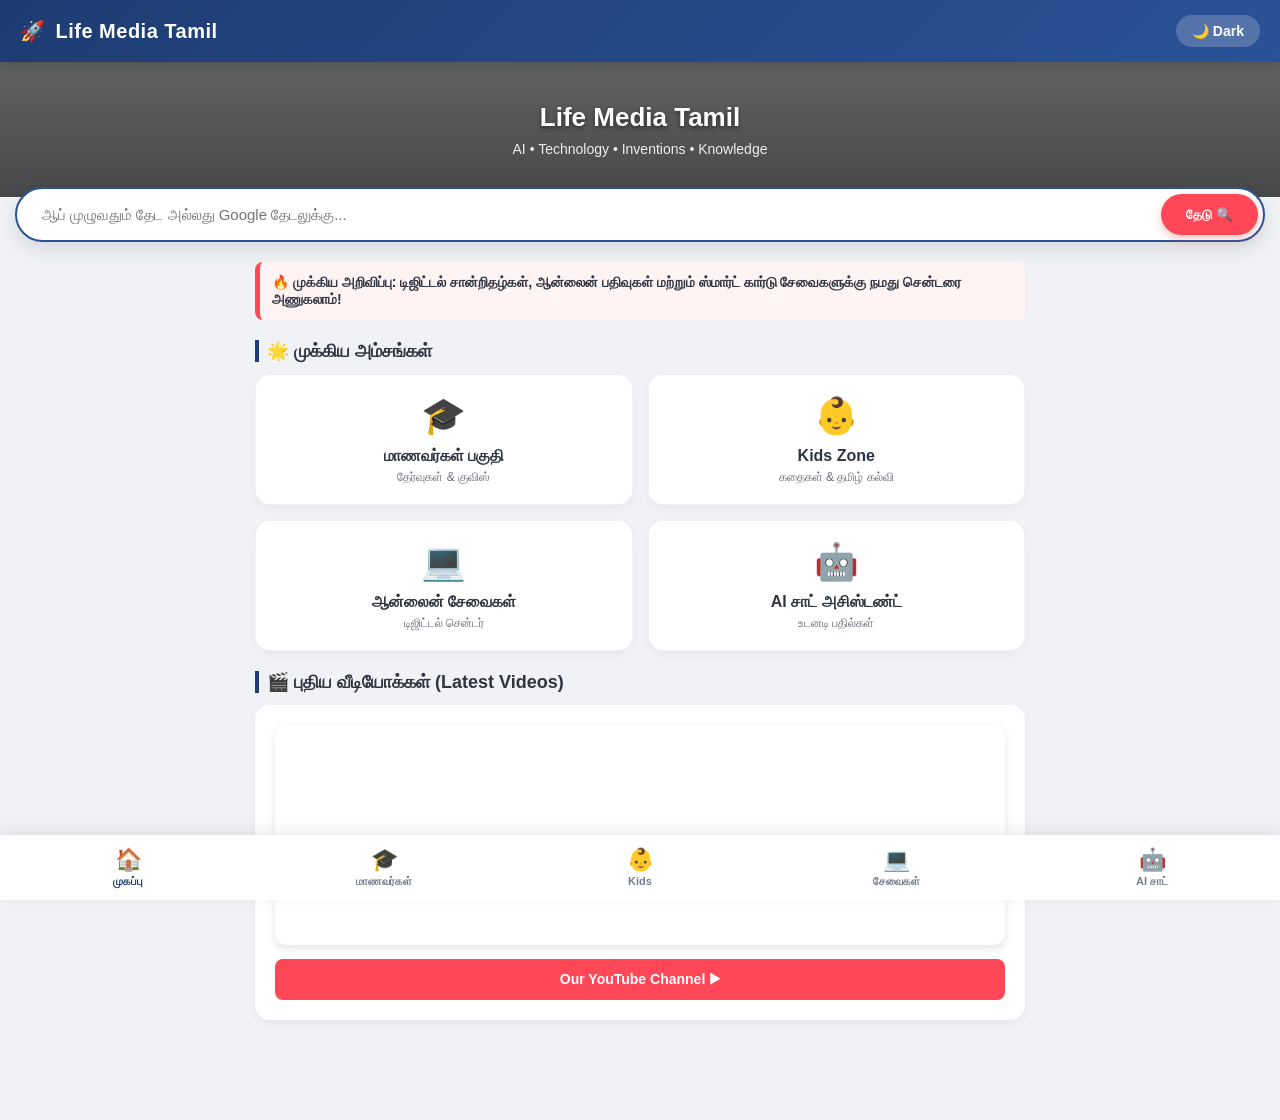
<file: index.html>
<!DOCTYPE html>
<html lang="ta">
<head>
    <meta charset="UTF-8">
    <meta name="viewport" content="width=device-width, initial-scale=1.0, maximum-scale=1.0, user-scalable=no">
    <title>Life Media Tamil | Super App</title>
    <style>
        /* APP THEME & VARIABLES */
        :root {
            --primary: #1e3c72;
            --secondary: #2a5298;
            --accent: #ff4757;
            --success: #2ed573;
            --warning: #ffa502;
            --bg-light: #f1f2f6;
            --bg-card-light: #ffffff;
            --text-light: #2f3542;
            
            --bg-dark: #0f172a;
            --bg-card-dark: #1e293b;
            --text-dark: #f1f5f9;
        }

        * {
            margin: 0;
            padding: 0;
            box-sizing: border-box;
            font-family: 'Segoe UI', Tahoma, Geneva, Verdana, sans-serif;
            -webkit-tap-highlight-color: transparent;
        }

        body {
            background-color: var(--bg-light);
            color: var(--text-light);
            transition: background 0.3s, color 0.3s;
            padding-bottom: 85px;
        }

        body.dark {
            background-color: var(--bg-dark);
            color: var(--text-dark);
        }

        /* FIXED HEADER */
        header {
            background: linear-gradient(135deg, var(--primary), var(--secondary));
            color: white;
            padding: 15px 20px;
            display: flex;
            justify-content: space-between;
            align-items: center;
            position: sticky;
            top: 0;
            z-index: 1000;
            box-shadow: 0 4px 12px rgba(0,0,0,0.15);
        }

        .brand {
            display: flex;
            align-items: center;
            gap: 10px;
            font-size: 20px;
            font-weight: bold;
            letter-spacing: 0.5px;
        }

        .header-actions button {
            background: rgba(255, 255, 255, 0.2);
            border: none;
            color: white;
            padding: 8px 16px;
            border-radius: 20px;
            cursor: pointer;
            font-size: 14px;
            font-weight: 600;
            transition: 0.2s;
        }
        .header-actions button:hover { background: rgba(255, 255, 255, 0.3); }

        /* HERO BANNER */
        .hero-banner {
            background: linear-gradient(rgba(0,0,0,0.6), rgba(0,0,0,0.7)), url('https://picsum.photos/800/400?tech') no-repeat center center/cover;
            color: white;
            text-align: center;
            padding: 40px 20px;
            margin-bottom: 15px;
        }

        .hero-banner h1 { font-size: 26px; margin-bottom: 8px; text-shadow: 0 2px 4px rgba(0,0,0,0.5); }
        .hero-banner p { font-size: 14px; opacity: 0.9; }

        /* MEGA SEARCH BAR */
        .search-box-container {
            padding: 0 15px;
            margin-top: -25px;
            margin-bottom: 20px;
        }

        .search-wrapper {
            display: flex;
            background: white;
            border-radius: 30px;
            padding: 5px;
            box-shadow: 0 8px 20px rgba(0,0,0,0.1);
            border: 2px solid var(--secondary);
        }
        body.dark .search-wrapper { background: var(--bg-card-dark); border-color: #3498db; }

        .search-wrapper input {
            flex: 1;
            border: none;
            outline: none;
            padding: 12px 20px;
            font-size: 15px;
            border-radius: 30px;
            background: transparent;
        }
        body.dark .search-wrapper input { color: white; }

        .search-wrapper button {
            background: var(--accent);
            color: white;
            border: none;
            padding: 10px 25px;
            border-radius: 25px;
            font-weight: bold;
            cursor: pointer;
            box-shadow: 0 4px 10px rgba(231, 76, 60, 0.3);
            transition: 0.2s;
        }
        .search-wrapper button:active { transform: scale(0.95); }

        /* MAIN CONTAINER & PAGES */
        .app-container {
            padding: 0 15px;
            max-width: 800px;
            margin: 0 auto;
        }

        .app-page { display: none; }
        .app-page.active { display: block; animation: fadeIn 0.3s ease-in-out; }

        @keyframes fadeIn {
            from { opacity: 0; transform: translateY(10px); }
            to { opacity: 1; transform: translateY(0); }
        }

        /* TICKER / ANNOUNCEMENTS */
        .ticker-wrap {
            background: #fff3f3;
            border-left: 5px solid var(--accent);
            padding: 12px;
            border-radius: 8px;
            margin-bottom: 20px;
            font-weight: 600;
            font-size: 14px;
        }
        body.dark .ticker-wrap { background: #2d1f1f; color: #ff9999; }

        /* SECTION HEADINGS */
        .section-heading {
            font-size: 18px;
            margin: 20px 0 12px 0;
            display: flex;
            align-items: center;
            gap: 8px;
            border-left: 4px solid var(--primary);
            padding-left: 8px;
        }
        body.dark .section-heading { border-left-color: #3498db; }

        /* GRID MENU */
        .grid-menu {
            display: grid;
            grid-template-columns: repeat(2, 1fr);
            gap: 15px;
            margin-bottom: 20px;
        }

        .menu-card {
            background: var(--bg-card-light);
            padding: 20px;
            border-radius: 15px;
            text-align: center;
            box-shadow: 0 4px 10px rgba(0,0,0,0.04);
            cursor: pointer;
            transition: transform 0.2s, box-shadow 0.2s;
            border: 1px solid rgba(0,0,0,0.05);
        }
        body.dark .menu-card { background: var(--bg-card-dark); border-color: rgba(255,255,255,0.05); }
        .menu-card:active { transform: scale(0.97); }

        .menu-card .icon { font-size: 36px; margin-bottom: 10px; display: block; }
        .menu-card h3 { font-size: 16px; margin-bottom: 5px; }
        .menu-card p { font-size: 12px; opacity: 0.7; }

        /* DETAILS BOX */
        .detail-box {
            background: var(--bg-card-light);
            border-radius: 15px;
            padding: 20px;
            margin-bottom: 15px;
            box-shadow: 0 4px 10px rgba(0,0,0,0.04);
        }
        body.dark .detail-box { background: var(--bg-card-dark); }
        .detail-box h3 { font-size: 16px; margin-bottom: 10px; color: var(--secondary); border-bottom: 1px solid rgba(0,0,0,0.08); padding-bottom: 5px; }
        body.dark .detail-box h3 { color: #3498db; border-bottom-color: rgba(255,255,255,0.08); }

        .detail-box ul { list-style: none; }
        .detail-box ul li { padding: 10px 0; border-bottom: 1px dashed rgba(0,0,0,0.05); font-size: 14px; }
        body.dark .detail-box ul li { border-bottom-color: rgba(255,255,255,0.05); }
        .detail-box ul li:last-child { border: none; }

        /* PRICE LIST TABLE */
        .price-table { width: 100%; border-collapse: collapse; margin-top: 10px; font-size: 14px; }
        .price-table th { background: var(--primary); color: white; padding: 10px; text-align: left; }
        body.dark .price-table th { background: #1e293b; border-bottom: 2px solid #3498db; }
        .price-table td { padding: 10px; border-bottom: 1px solid rgba(0,0,0,0.05); }
        body.dark .price-table td { border-bottom-color: rgba(255,255,255,0.05); }

        /* BUTTON DESIGN */
        .action-link-btn {
            display: inline-block;
            background: var(--primary);
            color: white;
            text-decoration: none;
            padding: 12px 18px;
            border-radius: 8px;
            font-size: 14px;
            font-weight: bold;
            margin-top: 10px;
            text-align: center;
            width: 100%;
            transition: 0.2s;
            border: none;
            cursor: pointer;
        }
        .action-link-btn:active { transform: scale(0.98); }

        /* INTERACTIVE QUIZ DESIGN */
        .quiz-option {
            background: #f1f2f6;
            color: #2f3542;
            border: 1px solid #ccc;
            text-align: left;
            padding: 10px 15px;
            border-radius: 8px;
            margin-top: 8px;
            cursor: pointer;
            width: 100%;
            font-size: 14px;
            transition: 0.2s;
        }
        body.dark .quiz-option { background: #334155; color: white; border-color: #475569; }
        .quiz-option:active { transform: scale(0.99); }

        /* VIDEO RESPONSIVE */
        .media-box iframe {
            width: 100%;
            height: 220px;
            border-radius: 12px;
            border: none;
            box-shadow: 0 4px 10px rgba(0,0,0,0.1);
        }

        /* BOTTOM NAVIGATION BAR */
        .bottom-nav {
            position: fixed;
            bottom: 0;
            left: 0;
            width: 100%;
            background: var(--bg-card-light);
            display: flex;
            justify-content: space-around;
            padding: 12px 0;
            box-shadow: 0 -4px 15px rgba(0,0,0,0.08);
            z-index: 1000;
        }
        body.dark .bottom-nav { background: var(--bg-card-dark); }

        .nav-item {
            display: flex;
            flex-direction: column;
            align-items: center;
            color: #747d8c;
            font-size: 11px;
            font-weight: 600;
            cursor: pointer;
            text-decoration: none;
            flex: 1;
        }

        .nav-item .nav-icon { font-size: 22px; margin-bottom: 2px; }
        .nav-item.active { color: var(--primary); }
        body.dark .nav-item.active { color: #54a0ff; }

        /* CHAT VIEW COMPONENTS */
        .chat-container {
            display: flex;
            flex-direction: column;
            height: calc(100vh - 250px);
            background: var(--bg-card-light);
            border-radius: 15px;
            overflow: hidden;
            box-shadow: 0 4px 10px rgba(0,0,0,0.04);
        }
        body.dark .chat-container { background: var(--bg-card-dark); }
        
        .chat-messages { flex: 1; padding: 15px; overflow-y: auto; }
        
        .msg { margin-bottom: 12px; max-width: 85%; padding: 10px 14px; font-size: 14px; line-height: 1.4; }
        .msg.sent { background: var(--primary); color: white; border-radius: 15px 15px 0 15px; margin-left: auto; }
        body.dark .msg.sent { background: #2a5298; }
        .msg.received { background: #e4e7eb; color: #2d3436; border-radius: 15px 15px 15px 0; }
        body.dark .msg.received { background: #475569; color: white; }

        .chat-input-bar { display: flex; padding: 10px; border-top: 1px solid rgba(0,0,0,0.05); background: rgba(0,0,0,0.01); }
        .chat-input-bar input { flex: 1; border: 1px solid #ccc; padding: 12px 15px; border-radius: 20px; outline: none; font-size: 14px; }
        body.dark .chat-input-bar input { background: var(--bg-dark); color: white; border-color: #475569; }
        .chat-input-bar button { background: var(--primary); color: white; border: none; padding: 0 20px; margin-left: 8px; border-radius: 20px; font-weight: bold; cursor: pointer; }
    </style>
</head>
<body>

    <!-- APP TOP BAR -->
    <header>
        <div class="brand">🚀 <span>Life Media Tamil</span></div>
        <div class="header-actions">
            <button onclick="toggleTheme()" id="themeBtn">🌙 Dark</button>
        </div>
    </header>

    <!-- BANNER HERO -->
    <section class="hero-banner">
        <h1>Life Media Tamil</h1>
        <p>AI • Technology • Inventions • Knowledge</p>
    </section>

    <!-- APP MEGA SEARCH -->
    <div class="search-box-container">
        <div class="search-wrapper">
            <input type="text" id="appSearch" onkeyup="dynamicSearch()" onkeypress="handleSearchEnter(event)" placeholder="ஆப் முழுவதும் தேட அல்லது Google தேடலுக்கு...">
            <button onclick="triggerMegaSearch()">தேடு 🔍</button>
        </div>
    </div>

    <!-- MAIN PAGES AREA -->
    <div class="app-container">

        <!-- PAGE 1: HOME -->
        <div id="page-home" class="app-page active">
            <div class="ticker-wrap search-item">
                🔥 <span>முக்கிய அறிவிப்பு: டிஜிட்டல் சான்றிதழ்கள், ஆன்லைன் பதிவுகள் மற்றும் ஸ்மார்ட் கார்டு சேவைகளுக்கு நமது சென்டரை அணுகலாம்!</span>
            </div>

            <h2 class="section-heading">🌟 முக்கிய அம்சங்கள்</h2>
            <div class="grid-menu">
                <div class="menu-card search-item" onclick="switchPage('students')">
                    <span class="icon">🎓</span>
                    <h3>மாணவர்கள் பகுதி</h3>
                    <p>தேர்வுகள் & குவிஸ்</p>
                </div>
                <div class="menu-card search-item" onclick="switchPage('kids')">
                    <span class="icon">👶</span>
                    <h3>Kids Zone</h3>
                    <p>கதைகள் & தமிழ் கல்வி</p>
                </div>
                <div class="menu-card search-item" onclick="switchPage('services')">
                    <span class="icon">💻</span>
                    <h3>ஆன்லைன் சேவைகள்</h3>
                    <p>டிஜிட்டல் சென்டர்</p>
                </div>
                <div class="menu-card search-item" onclick="switchPage('chat')">
                    <span class="icon">🤖</span>
                    <h3>AI சாட் அசிஸ்டண்ட்</h3>
                    <p>உடனடி பதில்கள்</p>
                </div>
            </div>

            <h2 class="section-heading">🎬 புதிய வீடியோக்கள் (Latest Videos)</h2>
            <div class="detail-box media-box search-item">
                <iframe src="https://www.youtube.com/embed?listType=user_uploads&list=lifemediatamil" allowfullscreen></iframe>
                <a href="https://youtube.com/@lifemediatamil" target="_blank" class="action-link-btn" style="background:#ff4757;">Our YouTube Channel ▶</a>
            </div>
        </div>

        <!-- PAGE 2: STUDENTS CORNER -->
        <div id="page-students" class="app-page">
            <h2 class="section-heading">🎓 போட்டித் தேர்வு வழிகாட்டி</h2>
            <div class="detail-box search-item">
                <h3>📚 TNPSC / UPSC / SSC தயாரிப்பு</h3>
                <ul>
                    <li><strong>TNPSC குரூப் தேர்வுகள்:</strong> பொதுத்தமிழ் இலக்கியம், இலக்கணம் மற்றும் பொது அறிவு முக்கிய குறிப்புகள்.</li>
                    <li><strong>UPSC / சிவில் சர்வீஸ்:</strong> சிவில் சர்வீஸ் தேர்வுக்குத் தயாராவதற்கான அடிப்படை பாடப் புத்தகங்களின் பட்டியல்.</li>
                    <li><strong>SSC CHSL:</strong> மத்திய அரசு வேலைவாய்ப்புத் தேர்வுகளுக்கான முக்கிய பாடத்திட்டங்கள்.</li>
                </ul>
            </div>

            <div class="detail-box search-item">
                <h3>✏️ பொது அறிவு வினாடி-வினா (Dynamic Quiz)</h3>
                <div id="quiz-area">
                    <p id="quiz-question" style="font-weight: 600; margin-bottom: 10px;"></p>
                    <div id="quiz-options"></div>
                    <p id="quiz-feedback" style="margin-top:12px; font-weight:bold;"></p>
                    <button onclick="nextQuestion()" class="action-link-btn" style="background:var(--secondary); display:none;" id="next-btn">அடுத்த கேள்வி ➡️</button>
                </div>
            </div>
        </div>

        <!-- PAGE 3: KIDS ZONE -->
        <div id="page-kids" class="app-page">
            <h2 class="section-heading">👶 குழந்தைகள் கற்றல் பகுதி</h2>
            <div class="detail-box search-item">
                <h3>🦁 பஞ்சதந்திர நீதிக்கதைகள்</h3>
                <p><strong>சிங்கமும் எலியும்:</strong> எளிய வடிவில் சிறியவர்களும் புரிந்து கொள்ளும் படியான சிறப்பான தமிழ் நீதிக்கதைகள் தொகுப்பு.</p>
            </div>
            <div class="detail-box search-item">
                <h3>🍎 தமிழ் உயிர் எழுத்துக்கள்</h3>
                <p style="font-size: 22px; font-weight: bold; text-align: center; color: var(--accent); letter-spacing: 5px; margin: 10px 0;">
                    அ ஆ இ ஈ உ ஊ எ ஏ ஐ ஒ ஓ ஔ
                </p>
            </div>
        </div>

        <!-- PAGE 4: SERVICES -->
        <div id="page-services" class="app-page">
            <h2 class="section-heading">💻 டிஜிட்டல் சென்டர் சேவைகள்</h2>
            <div class="detail-box search-item">
                <h3>🛠️ ஆன்லைன் விண்ணப்பங்கள் & பிரிண்டிங்</h3>
                <ul>
                    <li>✨ ஸ்மார்ட் கார்டு திருத்தங்கள் மற்றும் புதிய பதிவுகள்</li>
                    <li>✨ வருமானச் சான்றிதழ், சாதிச் சான்றிதழ் ஆன்லைன் சேவைகள்</li>
                    <li>✨ கலர் ஜெராக்ஸ் மற்றும் உயர்தர லேமினேஷன் சேவைகள்</li>
                    <li>✨ புதிய பான் கார்டு (PAN Card) விண்ணப்பங்கள்</li>
                </ul>
                <a href="https://niyascomputers.blogspot.com" target="_blank" class="action-link-btn">Visit Our Blog Site</a>
            </div>

            <!-- SERVICES PRICE LIST TABLE -->
            <div class="detail-box search-item">
                <h3>📊 சேவை மற்றும் தோராயமான கட்டணங்கள்</h3>
                <table class="price-table">
                    <thead>
                        <tr>
                            <th>சேவை விவரங்கள்</th>
                            <th>சேவைக் கட்டணம்</th>
                        </tr>
                    </thead>
                    <tbody>
                        <tr><td>ஆன்லைன் சான்றிதழ் விண்ணப்பங்கள்</td><td><strong>₹60 முதல்</strong></td></tr>
                        <tr><td>ஸ்மார்ட் கார்டு / பான் கார்டு திருத்தங்கள்</td><td><strong>₹100 முதல்</strong></td></tr>
                        <tr><td>கலர் பிரிண்டிங் & லேமினேஷன் (Lamination)</td><td><strong>₹30 முதல்</strong></td></tr>
                    </tbody>
                </table>
                
                <!-- WHATSAPP DIRECT CONTACT -->
                <a href="https://wa.me/919999999999?text=வணக்கம்,%20எனக்கு%20ஆன்லைன்%20சேவை%20தொடர்பான%20உதவி%20தேவை." target="_blank" class="action-link-btn" style="background:#25D366; margin-top:20px; display:flex; align-items:center; justify-content:center; gap:8px;">
                    <span>💬 வாட்ஸ்அப் மூலம் ஆவணங்களை அனுப்ப</span>
                </a>
            </div>
        </div>

        <!-- PAGE 5: AI CHAT -->
        <div id="page-chat" class="app-page">
            <h2 class="section-heading">🤖 AI Chat Assistant</h2>
            <div class="chat-container">
                <div class="chat-messages" id="chatScreen">
                    <div class="msg received">வணக்கம்! நான் லைஃப் மீடியா தமிழ் AI அசிஸ்டண்ட். உங்களுக்கு என்ன விபரம் வேண்டும்? (உதாரணம்: வேலை நேரம், தொடர்பு எண், சேவைகள், Youtube)</div>
                </div>
                <div class="chat-input-bar">
                    <input type="text" id="chatInputField" placeholder="கேள்விகளை இங்கே கேளுங்கள்..." onkeypress="handleChatEnter(event)">
                    <button onclick="triggerChatResponse()">Send</button>
                </div>
            </div>
        </div>

    </div>

    <!-- BOTTOM APP NAVIGATION -->
    <div class="bottom-nav">
        <div class="nav-item active" id="nav-home" onclick="switchPage('home')">
            <span class="nav-icon">🏠</span><span>முகப்பு</span>
        </div>
        <div class="nav-item" id="nav-students" onclick="switchPage('students')">
            <span class="nav-icon">🎓</span><span>மாணவர்கள்</span>
        </div>
        <div class="nav-item" id="nav-kids" onclick="switchPage('kids')">
            <span class="nav-icon">👶</span><span>Kids</span>
        </div>
        <div class="nav-item" id="nav-services" onclick="switchPage('services')">
            <span class="nav-icon">💻</span><span>சேவைகள்</span>
        </div>
        <div class="nav-item" id="nav-chat" onclick="switchPage('chat')">
            <span class="nav-icon">🤖</span><span>AI சாட்</span>
        </div>
    </div>

    <script>
        /* 1. LOCAL STORAGE INIT & APP NAVIGATION */
        document.addEventListener("DOMContentLoaded", function() {
            if (localStorage.getItem("theme") === "dark") {
                document.body.classList.add("dark");
                document.getElementById('themeBtn').innerText = "☀️ Light";
            }
            loadQuestion(); // முதலாவது கேள்வியை ஏற்றுகிறது
        });

        function switchPage(pageId) {
            let pages = document.getElementsByClassName('app-page');
            for(let p of pages) { p.classList.remove('active'); }
            
            let navs = document.getElementsByClassName('nav-item');
            for(let n of navs) { n.classList.remove('active'); }

            document.getElementById('page-' + pageId).classList.add('active');
            document.getElementById('nav-' + pageId).classList.add('active');
            
            window.scrollTo({top: 0, behavior: 'smooth'});
        }

        /* 2. THEME SWITCHER */
        function toggleTheme() {
            let body = document.body;
            let btn = document.getElementById('themeBtn');
            body.classList.toggle('dark');
            
            if(body.classList.contains('dark')) {
                btn.innerText = "☀️ Light";
                localStorage.setItem("theme", "dark");
            } else {
                btn.innerText = "🌙 Dark";
                localStorage.setItem("theme", "light");
            }
        }

        /* 3. DYNAMIC INTERNAL SEARCH */
        function dynamicSearch() {
            let val = document.getElementById('appSearch').value.toLowerCase().trim();
            if(val.includes('www.') || val.includes('.com') || val.includes('http')) return;

            let elements = document.getElementsByClassName('search-item');
            for(let el of elements) {
                let text = el.innerText.toLowerCase();
                el.style.display = text.includes(val) ? "block" : "none";
            }
        }

        function handleSearchEnter(e) { if(e.key === "Enter") triggerMegaSearch(); }
        
        function triggerMegaSearch() {
            let query = document.getElementById('appSearch').value.trim();
            if(query === "") return;

            if(query.toLowerCase().includes('www.') || query.toLowerCase().includes('.com') || query.toLowerCase().includes('.in') || query.startsWith('http')) {
                let url = query;
                if (!/^https?:\/\//i.test(url)) url = 'https://' + url;
                window.open(url, '_blank');
            } else {
                window.open('https://www.google.com/search?q=' + encodeURIComponent(query), '_blank');
            }
        }

        /* 4. DYNAMIC QUIZ SYSTEM */
        const questions = [
            { q: "இந்தியாவின் விண்வெளி ஆராய்ச்சி நிறுவனம் எது?", options: ["ISRO (இஸ்ரோ)", "NASA (நாசா)", "DRDO (டி.ஆர்.டி.ஓ)"], ans: 0 },
            { q: "தமிழ்நாட்டின் மாநில மரம் எது?", options: ["ஆலமரம்", "பனை மரம்", "தென்னை மரம்"], ans: 1 },
            { q: "இந்தியாவின் தலைநகரம் எது?", options: ["मुंबई (மும்பை)", "சென்னை", "புது டெல்லி"], ans: 2 }
        ];

        let currentQ = 0;

        function loadQuestion() {
            let qData = questions[currentQ];
            document.getElementById("quiz-question").innerText = `கேள்வி ${currentQ + 1}: ${qData.q}`;
            let optionsHtml = "";
            qData.options.forEach((opt, index) => {
                optionsHtml += `<button class="quiz-option" onclick="checkAnswerNew(${index})">${opt}</button>`;
            });
            document.getElementById("quiz-options").innerHTML = optionsHtml;
            document.getElementById("quiz-feedback").innerText = "";
            document.getElementById("next-btn").style.display = "none";
        }

        function checkAnswerNew(selectedIndex) {
            let qData = questions[currentQ];
            let feedback = document.getElementById("quiz-feedback");
            let opts = document.getElementsByClassName("quiz-option");

            for(let o of opts) { o.style.background = ""; o.style.color = ""; }

            if(selectedIndex === qData.ans) {
                feedback.innerText = "🎉 சரியான பதில்! வாழ்த்துகள்.";
                feedback.style.color = "var(--success)";
                opts[selectedIndex].style.background = "var(--success)";
                opts[selectedIndex].style.color = "white";
                document.getElementById("next-btn").style.display = "block";
            } else {
                feedback.innerText = "❌ தவறான பதில்! மீண்டும் சரியான பதிலை முயற்சிக்கவும்.";
                feedback.style.color = "var(--accent)";
                opts[selectedIndex].style.background = "var(--accent)";
                opts[selectedIndex].style.color = "white";
            }
        }

        function nextQuestion() {
            currentQ = (currentQ + 1) % questions.length;
            loadQuestion();
        }

        /* 5. SMART AI CHAT ASSISTANT */
        function handleChatEnter(e) { if(e.key === "Enter") triggerChatResponse(); }

        function triggerChatResponse() {
            let input = document.getElementById('chatInputField');
            let screen = document.getElementById('chatScreen');
            if (!input || !screen) return;

            let query = input.value.trim();
            if(query === "") return;

            screen.innerHTML += `<div class="msg sent">${query}</div>`;
            input.value = "";
            screen.scrollTop = screen.scrollHeight;

            setTimeout(() => {
                let reply = "🙂 உங்கள் கேள்வி எனக்குப் புரிந்தது! லைஃப் மீடியா தமிழின் புதிய அப்டேட்களை கவனியுங்கள்.";
                let text = query.toLowerCase().trim();

                if(text.includes('நீ யார்') || text.includes('யார் நீ') || text.includes('பெயர் என்ன') || text.includes('who are you') || text.includes('உன் பெயர்') || text.includes('name')) {
                    reply = "🤖 நான் **Life Media Tamil** ஆப்பின் அதிகாரப்பூர்வ ஏஐ சாட் அசிஸ்டண்ட்! உங்களுக்குத் தேவையான கல்வி, தேர்வுகள் மற்றும் ஆன்லைன் டிஜிட்டல் சென்டர் சேவைகளுக்கான வழிகாட்டல்களை வழங்குவதே என் வேலை.";
                }
                else if(text.includes('நியாஸ்') || text.includes('niyas') || text.includes('முதலாளி') || text.includes('owner')) {
                    reply = "🚀 நியாஸ் (Niyas) அவர்கள் தான் நமது **Life Media Tamil** மற்றும் **Niyas Digital Center & Building Constructions** நிறுவனத்தின் நிறுவனர் ஆவார்!";
                }
                else if(text.includes('வணக்கம்') || text.includes('hi') || text.includes('hello')) {
                    reply = "👋 வணக்கம்! உங்களுக்கு என்ன விபரங்கள் அல்லது ஆன்லைன் உதவிகள் தேவை? (உதாரணம்: வேலை நேரம், குவிஸ், சேவைகள்)";
                } 
                else if(text.includes('quiz') || text.includes('குவிஸ்') || text.includes('தேர்வு') || text.includes('exam') || text.includes('கேள்வி')) {
                    reply = "🎓 போட்டித் தேர்வுகள் மற்றும் 'நேரடி குவிஸ்' பயிற்சிகளுக்கு கீழே உள்ள மெனுவில் **'மாணவர்கள்' (Students Corner)** பக்கத்திற்குச் செல்லவும்.";
                } 
                else if(text.includes('service') || text.includes('சேவை') || text.includes('கார்டு') || text.includes('பிரிண்ட்') || text.includes('லேமினேஷன்')) {
                    reply = "💻 ஸ்மார்ட் கார்டு திருத்தங்கள், பான் கார்டு விண்ணப்பங்கள், கலர் பிரிண்டிங் மற்றும் அதன் கட்டண விபரங்களுக்குக் கீழே உள்ள **'சேவைகள்'** பக்கத்தைப் பார்க்கவும்.";
                } 
                else if(text.includes('youtube') || text.includes('வீдео') || text.includes('video')) {
                    reply = "▶ எங்களது சிறந்த டெக்னாலஜி மற்றும் கல்வி சார்ந்த வீடியோக்களைக் காண 'Home' பக்கத்தில் உள்ள 'Our YouTube Channel' பட்டனை பயன்படுத்தலாம்.";
                }
                else if(text.includes('நேரம்') || text.includes('time') || text.includes('எப்போது திறக்கும்')) {
                    reply = "🕒 நமது டிஜிட்டல் மையம் திங்கள் முதல் சனிக்கிழமை வரை காலை 9:00 மணி முதல் இரவு 9:00 மணி வரை செயல்படும். ஞாயிறு விடுமுறை.";
                } 
                else if(text.includes('contact') || text.includes('போன்') || text.includes('நெம்பர்') || text.includes('எண்')) {
                    reply = "📞 எங்களைத் தொடர்பு கொள்ள அல்லது வாட்ஸ்அப் மூலம் விபரங்களை அனுப்ப 'சேவைகள்' பக்கத்தில் உள்ள வாட்ஸ்அப் பட்டனை பயன்படுத்தலாம்.";
                }
                else if(text.includes('veru') || text.includes('வேறு') || text.includes('மற்றவை')) {
                    reply = "💡 வேறு என்ன உதவி வேண்டும் நியாஸ்? போட்டித் தேர்வுகள், குழந்தைகளுக்கான கதைகள் அல்லது ஆன்லைன் சான்றிதழ் சேவைகள் பற்றி கேட்கலாம்!";
                }
                else if(text.includes('நன்றி') || text.includes('thanks')) {
                    reply = "💖 மிக்க மகிழ்ச்சி! நமது ஆப்பை தொடர்ந்து பயன்படுத்துங்கள்.";
                }

                screen.innerHTML += `<div class="msg received">${reply}</div>`;
                screen.scrollTop = screen.scrollHeight;
            }, 400);
        }
    </script>
</body>
</html>
</file>
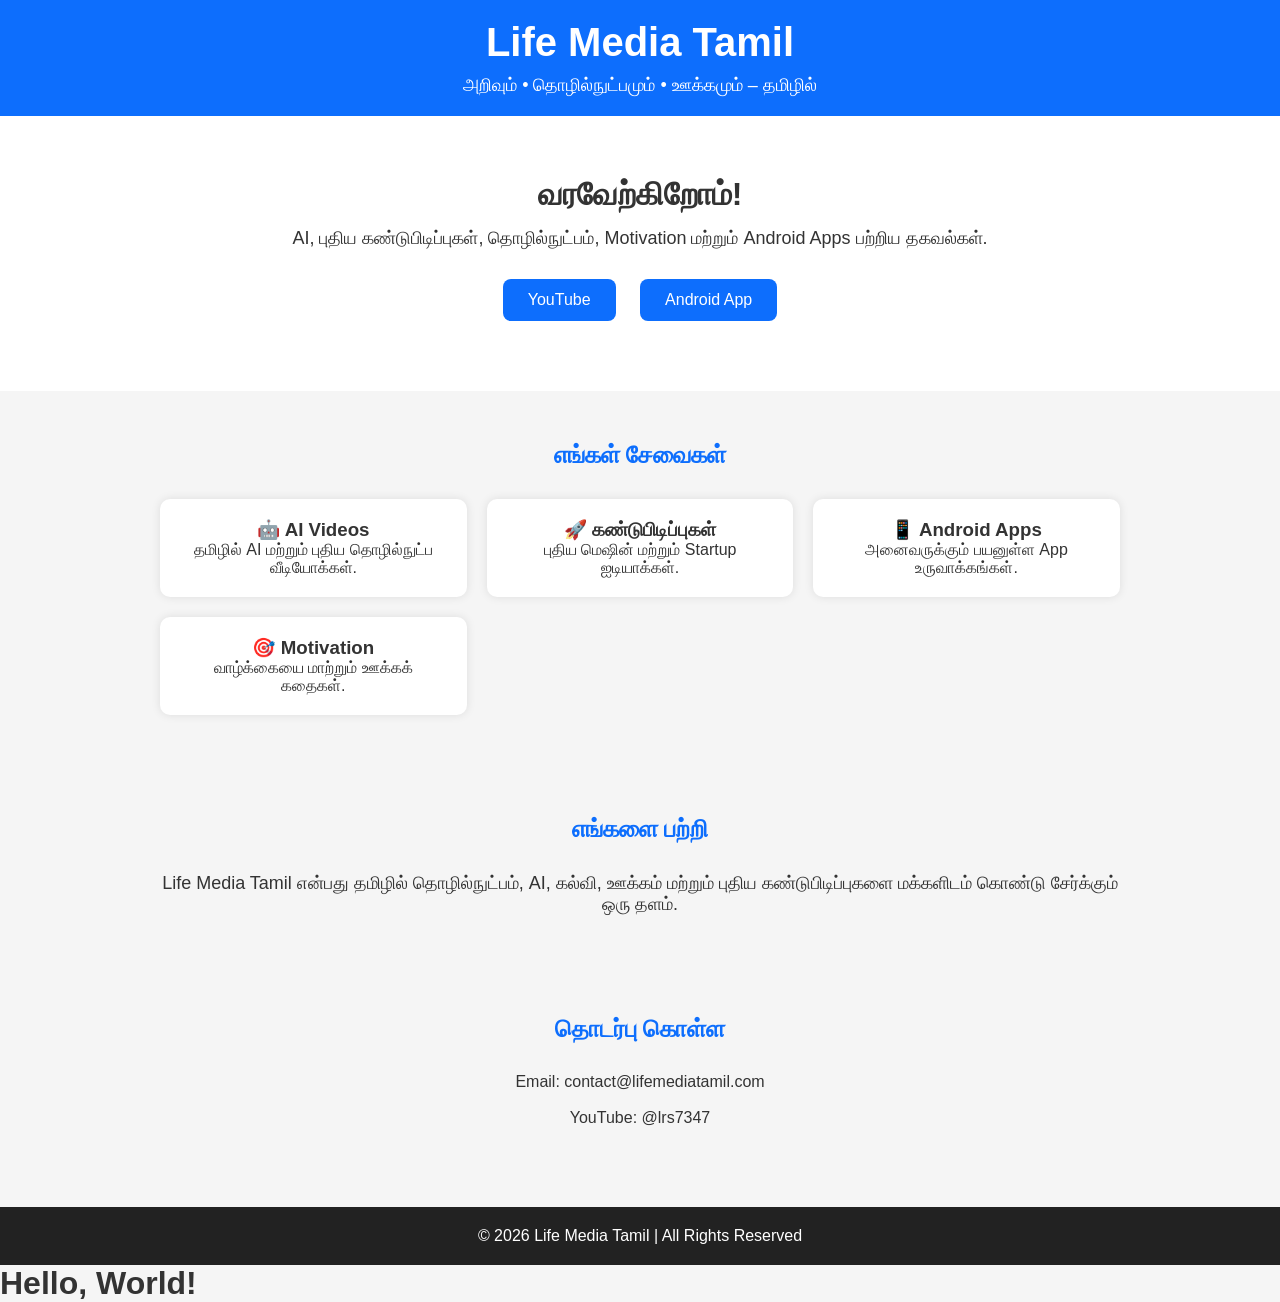
<file: inde.html>
<!DOCTYPE html>
<html lang="ta">
<head>
<meta charset="UTF-8">
<meta name="viewport" content="width=device-width, initial-scale=1.0">
<title>Life Media Tamil</title>

<style>
*{
margin:0;
padding:0;
box-sizing:border-box;
font-family:Arial,sans-serif;
}

body{
background:#f5f5f5;
color:#333;
}

header{
background:#0d6efd;
color:white;
padding:20px;
text-align:center;
}

header h1{
font-size:40px;
}

header p{
margin-top:10px;
font-size:18px;
}

.hero{
padding:60px 20px;
text-align:center;
background:white;
}

.hero h2{
font-size:32px;
margin-bottom:15px;
}

.hero p{
font-size:18px;
margin-bottom:20px;
}

.btn{
display:inline-block;
padding:12px 25px;
margin:10px;
background:#0d6efd;
color:white;
text-decoration:none;
border-radius:8px;
}

.section{
padding:50px 20px;
max-width:1000px;
margin:auto;
}

.section h2{
text-align:center;
margin-bottom:30px;
color:#0d6efd;
}

.cards{
display:grid;
grid-template-columns:repeat(auto-fit,minmax(250px,1fr));
gap:20px;
}

.card{
background:white;
padding:20px;
border-radius:10px;
box-shadow:0 0 10px rgba(0,0,0,0.1);
text-align:center;
}

footer{
background:#222;
color:white;
text-align:center;
padding:20px;
margin-top:30px;
}
</style>

</head>
<body>

<header>
<h1>Life Media Tamil</h1>
<p>அறிவும் • தொழில்நுட்பமும் • ஊக்கமும் – தமிழில்</p>
</header>

<section class="hero">
<h2>வரவேற்கிறோம்!</h2>
<p>AI, புதிய கண்டுபிடிப்புகள், தொழில்நுட்பம், Motivation மற்றும் Android Apps பற்றிய தகவல்கள்.</p>

<a href="https://youtube.com/@lrs7347" class="btn">YouTube</a>
<a href="#" class="btn">Android App</a>
</section>

<section class="section">
<h2>எங்கள் சேவைகள்</h2>

<div class="cards">

<div class="card">
<h3>🤖 AI Videos</h3>
<p>தமிழில் AI மற்றும் புதிய தொழில்நுட்ப வீடியோக்கள்.</p>
</div>

<div class="card">
<h3>🚀 கண்டுபிடிப்புகள்</h3>
<p>புதிய மெஷின் மற்றும் Startup ஐடியாக்கள்.</p>
</div>

<div class="card">
<h3>📱 Android Apps</h3>
<p>அனைவருக்கும் பயனுள்ள App உருவாக்கங்கள்.</p>
</div>

<div class="card">
<h3>🎯 Motivation</h3>
<p>வாழ்க்கையை மாற்றும் ஊக்கக் கதைகள்.</p>
</div>

</div>
</section>

<section class="section">
<h2>எங்களை பற்றி</h2>

<p style="text-align:center;font-size:18px;">
Life Media Tamil என்பது தமிழில் தொழில்நுட்பம்,
AI, கல்வி, ஊக்கம் மற்றும் புதிய கண்டுபிடிப்புகளை
மக்களிடம் கொண்டு சேர்க்கும் ஒரு தளம்.
</p>

</section>

<section class="section">
<h2>தொடர்பு கொள்ள</h2>

<p style="text-align:center;">
Email: contact@lifemediatamil.com
<br><br>
YouTube: @lrs7347
</p>

</section>

<footer>
© 2026 Life Media Tamil | All Rights Reserved
</footer>

</body>
</html>
<html>
<head>
  <meta http-equiv="CONTENT-TYPE" content="text/html; charset=UTF-8">
  <title>Hello, World!</title>
</head>
<body>
  <h1>
    Hello, World!
  </h1>
</body>
</html>
</file>
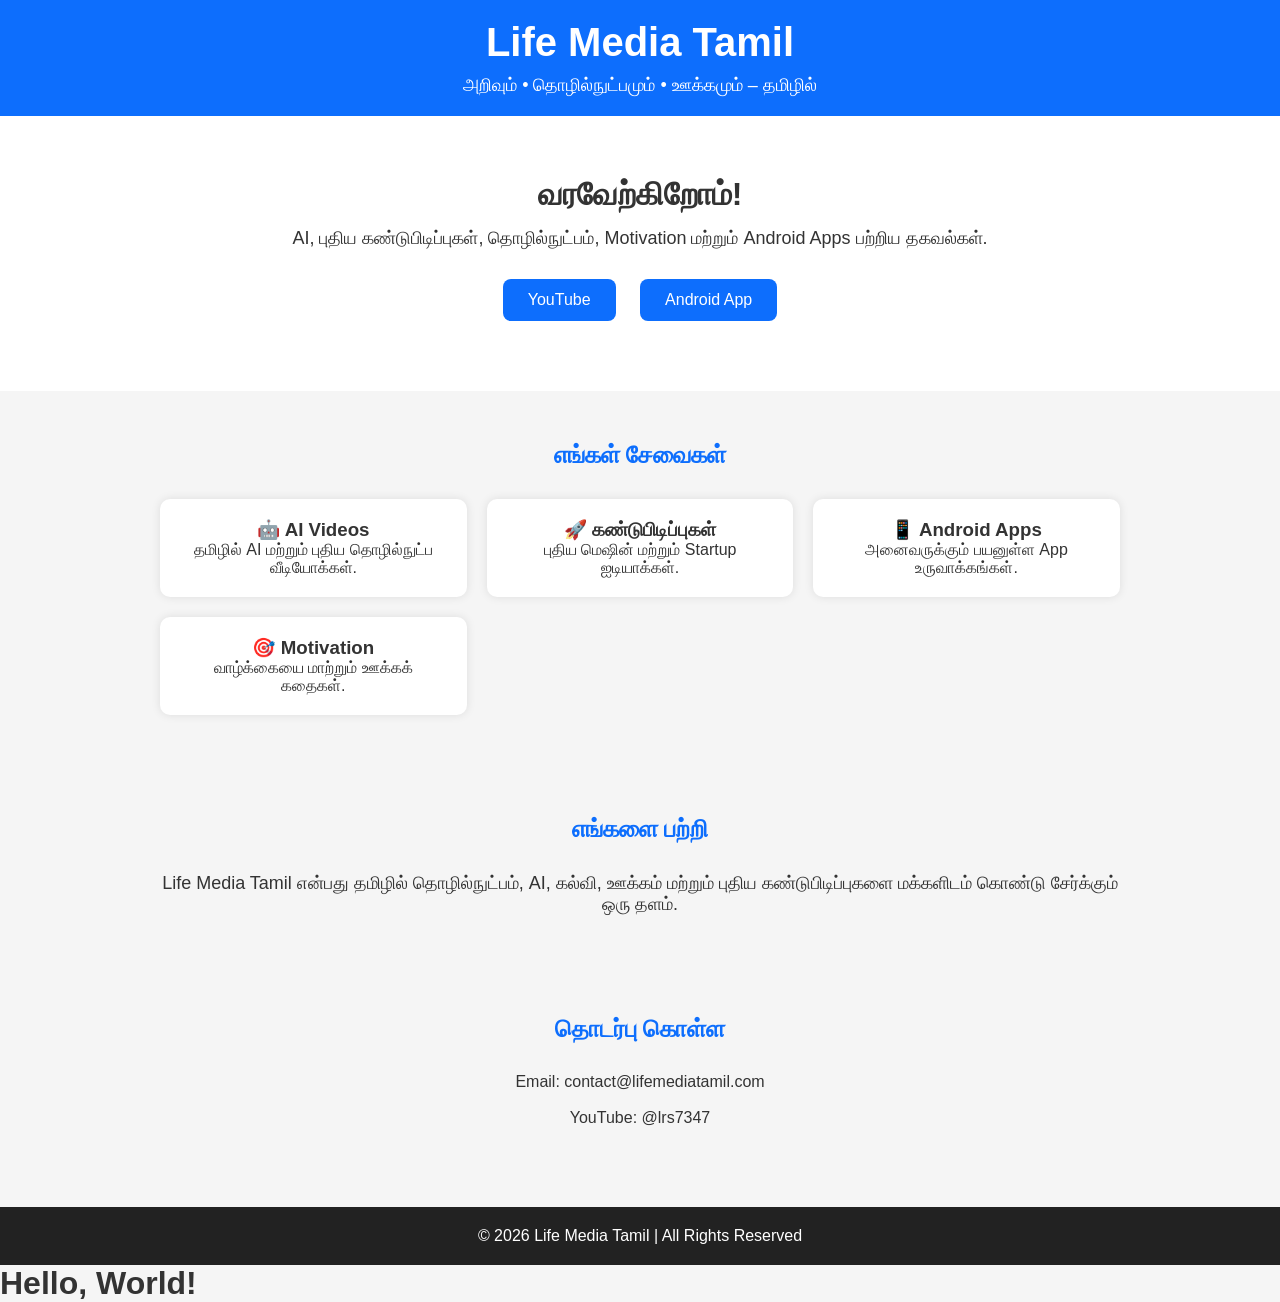
<file: lifemediatamil.html>
<!DOCTYPE html>
<!DOCTYPE html>
<html lang="ta">
<head>
<meta charset="UTF-8">
<meta name="viewport" content="width=device-width, initial-scale=1.0">
<title>Life Media Tamil</title>

<style>
*{
margin:0;
padding:0;
box-sizing:border-box;
font-family:Arial,sans-serif;
}

body{
background:#f5f5f5;
color:#333;
}

header{
background:#0d6efd;
color:white;
padding:20px;
text-align:center;
}

header h1{
font-size:40px;
}

header p{
margin-top:10px;
font-size:18px;
}

.hero{
padding:60px 20px;
text-align:center;
background:white;
}

.hero h2{
font-size:32px;
margin-bottom:15px;
}

.hero p{
font-size:18px;
margin-bottom:20px;
}

.btn{
display:inline-block;
padding:12px 25px;
margin:10px;
background:#0d6efd;
color:white;
text-decoration:none;
border-radius:8px;
}

.section{
padding:50px 20px;
max-width:1000px;
margin:auto;
}

.section h2{
text-align:center;
margin-bottom:30px;
color:#0d6efd;
}

.cards{
display:grid;
grid-template-columns:repeat(auto-fit,minmax(250px,1fr));
gap:20px;
}

.card{
background:white;
padding:20px;
border-radius:10px;
box-shadow:0 0 10px rgba(0,0,0,0.1);
text-align:center;
}

footer{
background:#222;
color:white;
text-align:center;
padding:20px;
margin-top:30px;
}
</style>

</head>
<body>

<header>
<h1>Life Media Tamil</h1>
<p>அறிவும் • தொழில்நுட்பமும் • ஊக்கமும் – தமிழில்</p>
</header>

<section class="hero">
<h2>வரவேற்கிறோம்!</h2>
<p>AI, புதிய கண்டுபிடிப்புகள், தொழில்நுட்பம், Motivation மற்றும் Android Apps பற்றிய தகவல்கள்.</p>

<a href="https://youtube.com/@lrs7347" class="btn">YouTube</a>
<a href="#" class="btn">Android App</a>
</section>

<section class="section">
<h2>எங்கள் சேவைகள்</h2>

<div class="cards">

<div class="card">
<h3>🤖 AI Videos</h3>
<p>தமிழில் AI மற்றும் புதிய தொழில்நுட்ப வீடியோக்கள்.</p>
</div>

<div class="card">
<h3>🚀 கண்டுபிடிப்புகள்</h3>
<p>புதிய மெஷின் மற்றும் Startup ஐடியாக்கள்.</p>
</div>

<div class="card">
<h3>📱 Android Apps</h3>
<p>அனைவருக்கும் பயனுள்ள App உருவாக்கங்கள்.</p>
</div>

<div class="card">
<h3>🎯 Motivation</h3>
<p>வாழ்க்கையை மாற்றும் ஊக்கக் கதைகள்.</p>
</div>

</div>
</section>

<section class="section">
<h2>எங்களை பற்றி</h2>

<p style="text-align:center;font-size:18px;">
Life Media Tamil என்பது தமிழில் தொழில்நுட்பம்,
AI, கல்வி, ஊக்கம் மற்றும் புதிய கண்டுபிடிப்புகளை
மக்களிடம் கொண்டு சேர்க்கும் ஒரு தளம்.
</p>

</section>

<section class="section">
<h2>தொடர்பு கொள்ள</h2>

<p style="text-align:center;">
Email: contact@lifemediatamil.com
<br><br>
YouTube: @lrs7347
</p>

</section>

<footer>
© 2026 Life Media Tamil | All Rights Reserved
</footer>

</body>
</html>
<html>
<head>
  <meta http-equiv="CONTENT-TYPE" content="text/html; charset=UTF-8">
  <title>Hello, World!</title>
</head>
<body>
  <h1>
    Hello, World!
  </h1>
</body>
</html>
</file>
